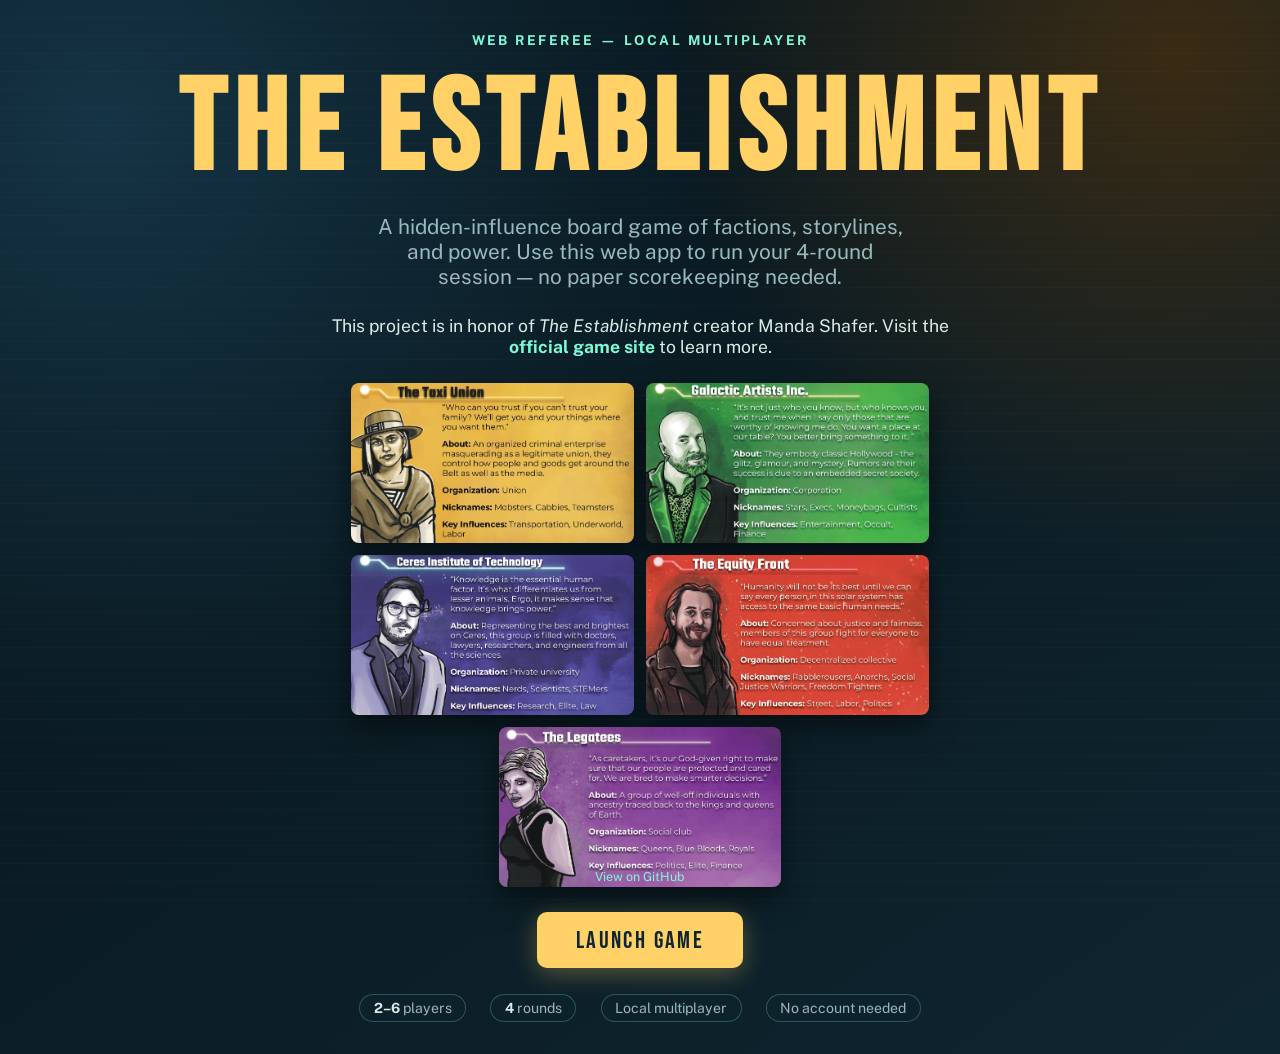
<file: index.html>
<!doctype html>
<html lang="en">
<head>
  <meta charset="UTF-8" />
  <meta name="viewport" content="width=device-width, initial-scale=1.0" />
  <title>The Establishment</title>
  <link rel="preconnect" href="https://fonts.googleapis.com">
  <link rel="preconnect" href="https://fonts.gstatic.com" crossorigin>
  <link href="https://fonts.googleapis.com/css2?family=Bebas+Neue&family=Public+Sans:wght@400;500;700;900&display=swap" rel="stylesheet">
  <style>
    :root {
      --bg-0: #07141a;
      --bg-1: #0f2530;
      --ink: #d9ece6;
      --muted: #98b9be;
      --accent: #ffd166;
      --accent-2: #7df9d6;
      --panel: rgba(14, 35, 45, 0.82);
      --border: rgba(125, 249, 214, 0.25);
    }

    * { box-sizing: border-box; margin: 0; padding: 0; }

    body {
      font-family: "Public Sans", sans-serif;
      color: var(--ink);
      background:
        radial-gradient(circle at 8% 12%, #153445 0%, transparent 42%),
        radial-gradient(circle at 92% 5%, #3a2b14 0%, transparent 33%),
        linear-gradient(145deg, var(--bg-0), var(--bg-1));
      min-height: 100vh;
    }

    .scanlines {
      position: fixed;
      inset: 0;
      pointer-events: none;
      background-image: linear-gradient(transparent 95%, rgba(255, 209, 102, 0.12) 96%);
      background-size: 100% 18px;
      opacity: 0.2;
    }

    .hero {
      display: flex;
      flex-direction: column;
      align-items: center;
      justify-content: center;
      min-height: 100vh;
      padding: 2rem 1rem;
      text-align: center;
      gap: 1.6rem;
    }

    .eyebrow {
      font-size: 0.85rem;
      letter-spacing: 0.18em;
      text-transform: uppercase;
      color: var(--accent-2);
      font-weight: 700;
    }

    h1 {
      font-family: "Bebas Neue", sans-serif;
      font-size: clamp(3.5rem, 14vw, 8rem);
      letter-spacing: 0.06em;
      color: var(--accent);
      line-height: 0.9;
    }

    .tagline {
      font-size: clamp(1rem, 3vw, 1.3rem);
      color: var(--muted);
      max-width: 540px;
    }

    .honor-note {
      max-width: 620px;
      color: var(--ink);
      font-size: clamp(0.95rem, 2.5vw, 1.1rem);
    }

    .honor-note a {
      color: var(--accent-2);
      font-weight: 700;
      text-decoration: none;
    }

    .honor-note a:hover {
      text-decoration: underline;
    }

    .card-strip {
      display: flex;
      gap: 0.75rem;
      justify-content: center;
      flex-wrap: wrap;
      max-width: 680px;
    }

    .card-strip img {
      height: 160px;
      border-radius: 8px;
      box-shadow: 0 12px 28px rgba(0, 0, 0, 0.5);
      transition: transform 0.2s;
    }

    .card-strip img:hover {
      transform: translateY(-6px) scale(1.03);
    }

    .play-btn {
      display: inline-block;
      padding: 0.85rem 2.4rem;
      background: var(--accent);
      color: #0f2530;
      font-family: "Bebas Neue", sans-serif;
      font-size: 1.5rem;
      letter-spacing: 0.1em;
      border-radius: 10px;
      text-decoration: none;
      box-shadow: 0 6px 24px rgba(255, 209, 102, 0.3);
      transition: filter 0.15s, transform 0.15s;
    }

    .play-btn:hover {
      filter: brightness(1.1);
      transform: translateY(-2px);
    }

    .details {
      display: flex;
      gap: 1.5rem;
      flex-wrap: wrap;
      justify-content: center;
    }

    .pill {
      background: var(--panel);
      border: 1px solid var(--border);
      border-radius: 999px;
      padding: 0.32rem 0.85rem;
      font-size: 0.88rem;
      color: var(--muted);
      backdrop-filter: blur(4px);
    }

    .pill strong { color: var(--ink); }

    footer {
      position: fixed;
      bottom: 1rem;
      left: 50%;
      transform: translateX(-50%);
      font-size: 0.78rem;
      color: #4a7080;
      white-space: nowrap;
    }

    footer a { color: var(--accent-2); text-decoration: none; }
    footer a:hover { text-decoration: underline; }
  </style>
</head>
<body>
  <div class="scanlines"></div>

  <main class="hero">
    <span class="eyebrow">Web Referee &mdash; Local Multiplayer</span>

    <h1>The Establishment</h1>

    <p class="tagline">
      A hidden-influence board game of factions, storylines, and power. Use this web app to run your 4-round session — no paper scorekeeping needed.
    </p>

    <p class="honor-note">
      This project is in honor of <em>The Establishment</em> creator Manda Shafer. Visit the
      <a href="https://www.theestablishmentgame.com/">official game site</a> to learn more.
    </p>

    <div class="card-strip">
      <img src="__docs__/cards/faction/faction-000_B.png" alt="Faction card" />
      <img src="__docs__/cards/faction/faction-001_B.png" alt="Faction card" />
      <img src="__docs__/cards/faction/faction-002_B.png" alt="Faction card" />
      <img src="__docs__/cards/faction/faction-003_B.png" alt="Faction card" />
      <img src="__docs__/cards/faction/faction-004_B.png" alt="Faction card" />
    </div>

    <a class="play-btn" href="webgame/">Launch Game</a>

    <div class="details">
      <span class="pill"><strong>2–6</strong> players</span>
      <span class="pill"><strong>4</strong> rounds</span>
      <span class="pill">Local multiplayer</span>
      <span class="pill">No account needed</span>
    </div>
  </main>

  <footer>
    <a href="https://github.com/ashitaka-emishi/the-establishment">View on GitHub</a>
  </footer>
</body>
</html>
</file>
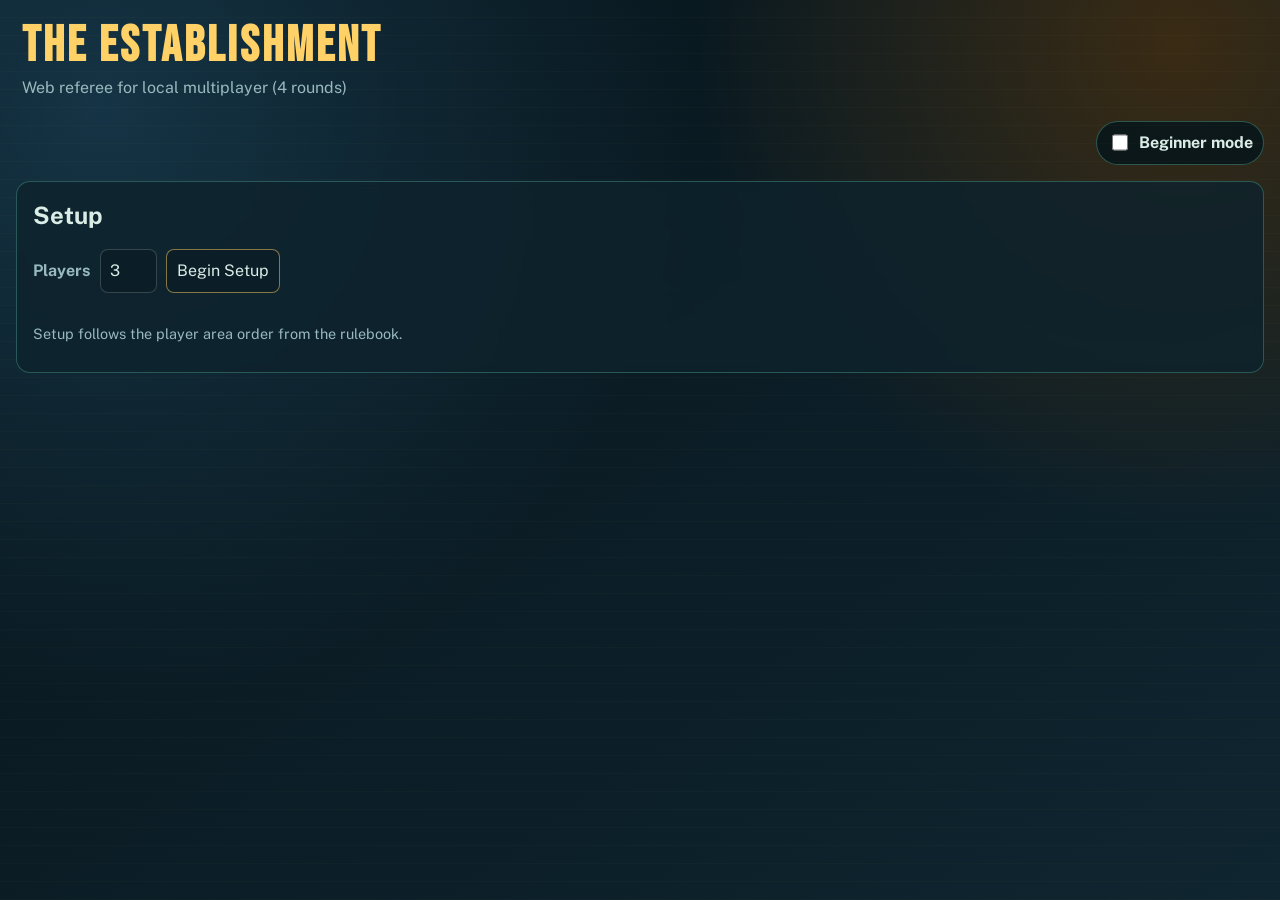
<file: webgame/index.html>
<!doctype html>
<html lang="en">
<head>
  <meta charset="UTF-8" />
  <meta name="viewport" content="width=device-width, initial-scale=1.0" />
  <title>The Establishment - Web Game</title>
  <link rel="preconnect" href="https://fonts.googleapis.com">
  <link rel="preconnect" href="https://fonts.gstatic.com" crossorigin>
  <link href="https://fonts.googleapis.com/css2?family=Bebas+Neue&family=Public+Sans:wght@400;500;700;900&display=swap" rel="stylesheet">
  <link rel="stylesheet" href="./styles.css?v=beginner-prompts-1" />
</head>
<body>
  <div class="ambient"></div>
  <header>
    <h1>The Establishment</h1>
    <p>Web referee for local multiplayer (4 rounds)</p>
  </header>

  <main id="app">
    <div class="mode-bar">
      <label class="mode-toggle">
        <input id="beginnerModeToggle" type="checkbox" />
        Beginner mode
      </label>
    </div>

    <section class="panel" id="setupPanel">
      <h2>Setup</h2>
      <div id="savePanel"></div>
      <div id="setupGuide"></div>
      <div class="row" id="setupIntro">
        <label for="playerCount">Players</label>
        <input id="playerCount" type="number" min="2" max="6" value="3" />
        <button id="buildPlayersBtn">Begin Setup</button>
      </div>
      <div id="playersContainer"></div>
      <div class="row">
        <button id="startGameBtn" class="hidden" disabled>Start Game</button>
      </div>
      <p class="hint">Setup follows the player area order from the rulebook.</p>
    </section>

    <section class="panel hidden" id="gamePanel">
      <div class="statusbar">
        <div>Round: <strong id="roundLabel">1</strong>/4</div>
        <div>Phase: <strong id="phaseLabel">Opening Discussion</strong></div>
      </div>

      <div class="actions">
        <button id="toSupportBtn">Lock Discussion and Go to Support</button>
        <button id="resolveBtn" class="hidden">Resolve Round</button>
        <button id="nextRoundBtn" class="hidden">Next Round</button>
        <button id="resetBtn">Reset</button>
      </div>

      <div id="phaseGuide"></div>
      <div id="privacyPanel" class="privacy-panel"></div>

      <h3>Storylines</h3>
      <div id="storylineBoard" class="storyline-board"></div>

      <h3 id="supportTitle" class="hidden">Support</h3>
      <div id="supportArea" class="hidden">
        <div id="turnOrder" class="turn-order"></div>
        <div id="turnPrompt" class="turn-prompt"></div>
        <div id="playControls" class="play-controls"></div>
        <div id="placedList" class="placed-list"></div>
      </div>

      <h3 id="resolutionTitle" class="hidden">Resolution</h3>
      <div id="resolutionArea" class="hidden"></div>

      <h3 id="leaderboardTitle" class="hidden">Influencer XP</h3>
      <div id="leaderboard" class="leaderboard hidden"></div>
    </section>
  </main>

  <script src="./app.js?v=beginner-prompts-1"></script>
</body>
</html>
</file>
<file: webgame/styles.css>
:root {
  --bg-0: #07141a;
  --bg-1: #0f2530;
  --ink: #d9ece6;
  --muted: #98b9be;
  --accent: #ffd166;
  --accent-2: #7df9d6;
  --panel: rgba(14, 35, 45, 0.82);
  --border: rgba(125, 249, 214, 0.25);
  --bad: #ff6f61;
  --good: #80ed99;
}

* { box-sizing: border-box; }

html {
  overflow-x: hidden;
}

body {
  margin: 0;
  font-family: "Public Sans", sans-serif;
  color: var(--ink);
  background: radial-gradient(circle at 8% 12%, #153445 0%, transparent 42%),
    radial-gradient(circle at 92% 5%, #3a2b14 0%, transparent 33%),
    linear-gradient(145deg, var(--bg-0), var(--bg-1));
  min-height: 100vh;
  overflow-x: hidden;
}

.ambient {
  position: fixed;
  inset: 0;
  pointer-events: none;
  background-image: linear-gradient(transparent 95%, rgba(255, 209, 102, 0.12) 96%);
  background-size: 100% 18px;
  opacity: 0.2;
}

header {
  padding: 1rem 1.4rem 0.5rem;
}

h1 {
  margin: 0;
  font-family: "Bebas Neue", sans-serif;
  letter-spacing: 0.06em;
  font-size: clamp(2rem, 6vw, 3.1rem);
  color: var(--accent);
}

header p {
  margin: 0.1rem 0 0;
  color: var(--muted);
}

main {
  width: min(100%, 1440px);
  margin: 0 auto;
  padding: 1rem;
  display: grid;
  gap: 1rem;
}

.mode-bar {
  display: flex;
  justify-content: flex-end;
}

.mode-toggle {
  display: inline-flex;
  align-items: center;
  gap: 0.45rem;
  min-height: 44px;
  padding: 0.38rem 0.65rem;
  border: 1px solid rgba(125, 249, 214, 0.28);
  border-radius: 999px;
  background: rgba(3, 20, 27, 0.78);
  color: var(--ink);
}

.mode-toggle input {
  min-height: 0;
  width: 1.05rem;
  height: 1.05rem;
  padding: 0;
  accent-color: var(--accent-2);
}

.panel {
  background: var(--panel);
  border: 1px solid var(--border);
  border-radius: 14px;
  padding: 1rem;
  backdrop-filter: blur(4px);
}

h2, h3 { margin-top: 0.2rem; }
.row {
  display: flex;
  align-items: center;
  gap: 0.6rem;
  flex-wrap: wrap;
  margin: 0.55rem 0;
}
.row.compact { margin: 0.3rem 0; }
label { font-weight: 700; color: var(--muted); }

input, select, button {
  font: inherit;
  border-radius: 8px;
  border: 1px solid rgba(218, 236, 230, 0.2);
  min-height: 44px;
  max-width: 100%;
  padding: 0.48rem 0.6rem;
  background: #0b1d26;
  color: var(--ink);
}

button {
  cursor: pointer;
  border-color: rgba(255, 209, 102, 0.5);
  touch-action: manipulation;
}
button:hover { filter: brightness(1.1); }

.hint {
  color: var(--muted);
  font-size: 0.9rem;
}

.guide-panel {
  display: grid;
  gap: 0.45rem;
  margin: 0.65rem 0;
  padding: 0.65rem 0.75rem;
  border: 1px solid rgba(125, 249, 214, 0.32);
  border-left: 4px solid var(--accent-2);
  border-radius: 8px;
  background: rgba(5, 25, 31, 0.84);
}

.guide-panel strong {
  color: var(--accent-2);
}

.guide-panel ul {
  margin: 0;
  padding-left: 1.1rem;
}

.guide-panel li {
  margin: 0.2rem 0;
  color: var(--ink);
}

.sr-only {
  position: absolute;
  width: 1px;
  height: 1px;
  padding: 0;
  margin: -1px;
  overflow: hidden;
  clip: rect(0, 0, 0, 0);
  white-space: nowrap;
  border: 0;
}

.hidden { display: none !important; }

.save-panel {
  display: grid;
  grid-template-columns: minmax(0, 1fr) auto;
  gap: 0.75rem;
  align-items: center;
  padding: 0.75rem;
  margin: 0.6rem 0 0.8rem;
  border: 1px solid rgba(125, 249, 214, 0.35);
  border-radius: 10px;
  background: rgba(3, 20, 27, 0.86);
}

.save-panel p {
  margin: 0.25rem 0 0;
  color: var(--muted);
}

.save-actions {
  display: flex;
  gap: 0.45rem;
  flex-wrap: wrap;
  justify-content: flex-end;
}

#playersContainer {
  display: grid;
  gap: 0.75rem;
}

.wizard-shell,
.player-card {
  border: 1px solid rgba(125, 249, 214, 0.25);
  border-radius: 10px;
  padding: 0.75rem;
  background: rgba(3, 20, 27, 0.8);
}

.setup-progress {
  color: var(--accent);
  font-weight: 900;
  margin-bottom: 0.55rem;
  text-transform: uppercase;
}

.centered {
  justify-content: center;
}

.name-lock input {
  min-width: min(100%, 260px);
}

.faction-carousel {
  display: grid;
  grid-template-columns: 44px minmax(220px, 420px) 44px;
  justify-content: center;
  align-items: center;
  gap: 0.65rem;
  margin: 0.75rem 0;
}

.icon-btn {
  width: 44px;
  aspect-ratio: 1;
  display: grid;
  place-items: center;
  padding: 0;
  font-size: 2rem;
  line-height: 1;
}

.faction-display {
  margin: 0;
  display: grid;
  gap: 0.45rem;
}

.faction-card-img {
  width: 100%;
  display: block;
  border-radius: 8px;
  box-shadow: 0 10px 25px rgba(0, 0, 0, 0.38);
}

.faction-display figcaption,
.mini-card figcaption {
  display: flex;
  justify-content: space-between;
  gap: 0.5rem;
  color: var(--muted);
  font-size: 0.86rem;
  overflow-wrap: anywhere;
}

.locked-choice {
  display: flex;
  justify-content: space-between;
  gap: 0.75rem;
  flex-wrap: wrap;
  margin-bottom: 0.7rem;
  color: var(--muted);
}

.locked-choice strong {
  color: var(--ink);
}

.player-area-layout {
  display: grid;
  grid-template-columns: minmax(120px, 0.55fr) minmax(260px, 1.7fr) minmax(96px, 0.35fr);
  gap: 0.8rem;
  align-items: start;
}

.chosen-descriptions,
.description-picker,
.hand-row,
.review-grid {
  display: grid;
  gap: 0.5rem;
}

.chosen-descriptions {
  align-self: center;
}

.description-card {
  position: relative;
  min-height: 0;
  padding: 0;
  border: 1px solid rgba(255, 209, 102, 0.32);
  border-radius: 6px;
  background: #060a1a;
  color: #fff9d8;
  font-weight: 900;
  text-align: center;
  box-shadow: 0 8px 16px rgba(0, 0, 0, 0.28);
  overflow: hidden;
  aspect-ratio: 618 / 983;
}

.description-card.selected,
.description-card.locked {
  border-color: var(--accent-2);
  box-shadow: 0 0 0 2px rgba(125, 249, 214, 0.18), 0 8px 16px rgba(0, 0, 0, 0.28);
}

.description-card.locked {
  display: block;
}

.description-card img {
  width: 100%;
  height: 100%;
  display: block;
  object-fit: cover;
}

.description-picker {
  grid-template-columns: repeat(auto-fit, minmax(135px, 1fr));
  margin-top: 0.75rem;
}

.empty-slot {
  min-height: 58px;
  border: 1px dashed rgba(218, 236, 230, 0.28);
  border-radius: 6px;
  color: var(--muted);
  display: grid;
  place-items: center;
  text-align: center;
  padding: 0.45rem;
}

.faction-zone {
  display: grid;
  gap: 0.7rem;
}

.hand-row {
  grid-template-columns: repeat(4, minmax(0, 1fr));
}

.mini-card {
  margin: 0;
}

.mini-card img {
  width: 100%;
  display: block;
  border-radius: 8px;
}

.mini-card figcaption {
  display: block;
  margin-top: 0.25rem;
  min-height: 2.5rem;
}

.reserve-pile {
  position: relative;
  align-self: center;
  width: min(100%, 112px);
  justify-self: center;
}

.reserve-pile::before,
.reserve-pile::after {
  content: "";
  position: absolute;
  inset: 0;
  border-radius: 8px;
  background: #142436;
  border: 1px solid rgba(255, 209, 102, 0.35);
  transform: translate(7px, -7px);
  z-index: 0;
}

.reserve-pile::after {
  transform: translate(14px, -14px);
  opacity: 0.65;
}

.reserve-pile img {
  position: relative;
  z-index: 1;
  width: 100%;
  display: block;
  transform: rotate(180deg);
  border-radius: 8px;
  box-shadow: 0 10px 20px rgba(0, 0, 0, 0.34);
}

.reserve-pile span {
  position: absolute;
  z-index: 2;
  right: -0.25rem;
  bottom: -0.25rem;
  width: 1.8rem;
  aspect-ratio: 1;
  display: grid;
  place-items: center;
  border-radius: 999px;
  background: var(--accent);
  color: #10212a;
  font-weight: 900;
}

.review-grid {
  grid-template-columns: repeat(auto-fit, minmax(260px, 1fr));
}

.review-player {
  display: grid;
  grid-template-columns: 128px 1fr;
  gap: 0.65rem;
  align-items: center;
  padding: 0.55rem;
  border: 1px solid rgba(125, 249, 214, 0.2);
  border-radius: 8px;
  background: rgba(5, 25, 31, 0.75);
}

.review-player img {
  width: 100%;
  border-radius: 6px;
}

.review-player div {
  display: grid;
  gap: 0.2rem;
}

.review-player span,
.review-player small {
  color: var(--muted);
}

.statusbar {
  display: flex;
  justify-content: space-between;
  flex-wrap: wrap;
  gap: 0.5rem;
  margin-bottom: 0.6rem;
}

.actions {
  display: flex;
  flex-wrap: wrap;
  gap: 0.5rem;
  margin-bottom: 0.5rem;
}

.privacy-panel {
  margin-bottom: 0.75rem;
}

.privacy-shell {
  display: grid;
  gap: 0.75rem;
  padding: 0.75rem;
  border: 1px solid rgba(125, 249, 214, 0.28);
  border-radius: 8px;
  background: rgba(3, 20, 27, 0.78);
}

.privacy-shell p,
.privacy-shell h4 {
  margin: 0.25rem 0 0;
}

.private-actions {
  display: flex;
  gap: 0.45rem;
  flex-wrap: wrap;
}

.privacy-heading {
  display: flex;
  justify-content: space-between;
  gap: 0.75rem;
  align-items: start;
  flex-wrap: wrap;
}

.private-grid {
  display: grid;
  grid-template-columns: minmax(160px, 0.7fr) minmax(260px, 1.4fr) minmax(150px, 0.55fr);
  gap: 0.75rem;
  align-items: start;
}

.private-descriptions,
.private-hand-grid {
  display: grid;
  gap: 0.5rem;
}

.private-descriptions {
  grid-template-columns: repeat(auto-fit, minmax(120px, 1fr));
}

.private-hand-grid {
  grid-template-columns: repeat(4, minmax(0, 1fr));
}

.privacy-note,
.private-turn-lock {
  padding: 0.55rem 0.65rem;
  border: 1px solid rgba(255, 209, 102, 0.28);
  border-radius: 8px;
  background: rgba(255, 209, 102, 0.08);
  color: #f3df9d;
}

.private-turn-lock {
  display: grid;
  gap: 0.2rem;
}

.private-turn-lock span {
  color: var(--muted);
}

.mini-card.is-placed {
  opacity: 0.62;
}

.mini-card.is-placed figcaption span {
  display: block;
  color: var(--accent-2);
  font-weight: 700;
}

.storyline-board {
  display: grid;
  grid-template-columns: repeat(auto-fit, minmax(210px, 1fr));
  gap: 0.7rem;
}

.story-card {
  display: grid;
  gap: 0.5rem;
  min-width: 0;
  border: 1px solid rgba(255, 209, 102, 0.35);
  border-radius: 12px;
  padding: 0.5rem;
  background: rgba(5, 25, 31, 0.75);
}

.story-card img, .faction-thumb, .influencer-thumb {
  width: 100%;
  border-radius: 8px;
  display: block;
}

.story-meta {
  font-size: 0.88rem;
  color: var(--muted);
}

.story-placement-board {
  display: grid;
  grid-template-columns: repeat(2, minmax(0, 1fr));
  gap: 0.45rem;
}

.story-placement-side {
  display: grid;
  gap: 0.35rem;
  min-width: 0;
  padding: 0.4rem;
  border: 1px solid rgba(218, 236, 230, 0.14);
  border-radius: 8px;
  background: rgba(3, 20, 27, 0.58);
}

.story-placement-side h4 {
  margin: 0;
  color: var(--accent);
  font-size: 0.82rem;
  text-transform: uppercase;
}

.story-placement-stack {
  display: grid;
  gap: 0.35rem;
}

.story-placement-card {
  display: grid;
  grid-template-columns: minmax(42px, 0.38fr) minmax(0, 1fr);
  gap: 0.35rem;
  align-items: start;
  margin: 0;
  min-width: 0;
  padding: 0.35rem;
  border: 1px solid rgba(125, 249, 214, 0.18);
  border-radius: 8px;
  background: rgba(7, 25, 31, 0.72);
}

.story-placement-card img {
  width: 100%;
  border-radius: 5px;
  display: block;
}

.story-placement-card figcaption {
  display: grid;
  gap: 0.12rem;
  min-width: 0;
  color: var(--muted);
  font-size: 0.78rem;
  line-height: 1.25;
}

.story-placement-card strong,
.story-placement-card span {
  overflow-wrap: anywhere;
}

.story-placement-card strong {
  color: var(--ink);
  font-size: 0.8rem;
}

.story-placement-card em {
  color: var(--bad);
  font-style: normal;
  font-weight: 700;
}

.story-placement-card.is-canceled {
  opacity: 0.68;
  border-color: rgba(255, 111, 97, 0.36);
}

.story-placement-card.is-illegal-kept {
  border-color: rgba(255, 209, 102, 0.46);
  box-shadow: 0 0 0 1px rgba(255, 209, 102, 0.12);
}

.story-placement-empty {
  min-height: 62px;
  display: grid;
  place-items: center;
  padding: 0.35rem;
  border: 1px dashed rgba(218, 236, 230, 0.18);
  border-radius: 8px;
  color: var(--muted);
  font-size: 0.82rem;
  text-align: center;
}

.turn-order {
  display: flex;
  gap: 0.4rem;
  flex-wrap: wrap;
}
.turn-chip {
  padding: 0.22rem 0.5rem;
  border: 1px solid rgba(125, 249, 214, 0.35);
  border-radius: 999px;
  font-size: 0.82rem;
  overflow-wrap: anywhere;
}

.turn-prompt {
  margin: 0.5rem 0;
  font-weight: 700;
}

.play-controls {
  display: grid;
  grid-template-columns: repeat(auto-fit, minmax(150px, 1fr));
  gap: 0.5rem;
  align-items: end;
}

.play-controls label {
  display: grid;
  gap: 0.3rem;
}

.placed-list {
  margin-top: 0.6rem;
  display: grid;
  gap: 0.3rem;
}

.placed-item {
  border-left: 3px solid var(--accent-2);
  padding: 0.22rem 0.55rem;
  background: rgba(7, 25, 31, 0.7);
  border-radius: 6px;
  font-size: 0.92rem;
  overflow-wrap: anywhere;
}

.ruling-panel,
.support-ruling-log {
  display: grid;
  gap: 0.45rem;
  grid-column: 1 / -1;
  padding: 0.65rem;
  border: 1px solid rgba(255, 209, 102, 0.38);
  border-radius: 8px;
  background: rgba(32, 27, 12, 0.72);
}

.ruling-panel p {
  margin: 0;
}

.ruling-actions {
  display: flex;
  flex-wrap: wrap;
  gap: 0.45rem;
}

.ruling-item,
.ruling-note {
  color: #f3df9d;
  font-size: 0.86rem;
}

.ruling-note {
  display: block;
  margin-top: 0.12rem;
  font-weight: 700;
}

.res-block {
  border: 1px solid rgba(255, 209, 102, 0.35);
  border-radius: 12px;
  padding: 0.6rem;
  margin: 0.55rem 0;
  background: rgba(8, 23, 29, 0.8);
}

.res-grid {
  display: grid;
  grid-template-columns: repeat(auto-fit, minmax(180px, 1fr));
  gap: 0.45rem;
}

.resolution-form {
  border: 1px solid rgba(125, 249, 214, 0.35);
  border-radius: 12px;
  padding: 0.75rem;
  margin: 0.55rem 0;
  background: rgba(3, 20, 27, 0.86);
  display: grid;
  gap: 0.75rem;
}

.resolution-heading {
  display: grid;
  grid-template-columns: minmax(0, 1fr) minmax(110px, 180px);
  gap: 0.75rem;
  align-items: start;
}

.resolution-heading h4,
.resolution-section h5 {
  margin: 0;
}

.resolution-heading img {
  width: 100%;
  border-radius: 8px;
}

.resolution-fields {
  display: grid;
  grid-template-columns: repeat(auto-fit, minmax(185px, 1fr));
  gap: 0.6rem;
}

.resolution-fields label {
  display: grid;
  gap: 0.3rem;
}

.resolution-section {
  display: grid;
  gap: 0.45rem;
}

.override-section {
  border: 1px solid rgba(255, 209, 102, 0.28);
  border-radius: 8px;
  padding: 0.6rem;
  background: rgba(255, 209, 102, 0.06);
}

.xp-choice-section {
  border: 1px solid rgba(128, 237, 153, 0.3);
  border-radius: 8px;
  padding: 0.6rem;
  background: rgba(128, 237, 153, 0.07);
}

.xp-choice-grid {
  display: grid;
  grid-template-columns: repeat(auto-fit, minmax(220px, 1fr));
  gap: 0.6rem;
}

.xp-choice-grid label {
  display: grid;
  gap: 0.3rem;
}

.wide-field {
  grid-column: 1 / -1;
}

.realm-checklist {
  display: grid;
  grid-template-columns: repeat(auto-fit, minmax(150px, 1fr));
  gap: 0.35rem;
}

.realm-checklist label {
  display: flex;
  align-items: center;
  gap: 0.4rem;
  min-height: 2.35rem;
  padding: 0.35rem 0.45rem;
  border: 1px solid rgba(218, 236, 230, 0.16);
  border-radius: 8px;
  background: rgba(7, 25, 31, 0.66);
  color: var(--ink);
  font-weight: 600;
}

.realm-checklist input {
  width: 1rem;
  height: 1rem;
  flex: 0 0 auto;
}

.compact-checklist {
  grid-template-columns: repeat(auto-fit, minmax(130px, 1fr));
}

.form-error {
  border: 1px solid rgba(255, 111, 97, 0.55);
  border-radius: 8px;
  padding: 0.5rem 0.65rem;
  background: rgba(255, 111, 97, 0.12);
  color: #ffd6d1;
  font-weight: 700;
}

.score-good { color: var(--good); font-weight: 700; }
.score-bad { color: var(--bad); font-weight: 700; }

.override-pill {
  display: inline-block;
  margin-top: 0.2rem;
  padding: 0.12rem 0.35rem;
  border: 1px solid rgba(255, 209, 102, 0.45);
  border-radius: 999px;
  background: rgba(255, 209, 102, 0.12);
  color: var(--accent);
  font-size: 0.82rem;
  font-weight: 700;
}

.audit-log {
  display: grid;
  gap: 0.45rem;
  margin: 0.55rem 0;
  padding: 0.65rem;
  border: 1px solid rgba(255, 209, 102, 0.35);
  border-radius: 10px;
  background: rgba(32, 27, 12, 0.72);
}

.audit-log h4 {
  margin: 0;
}

.audit-item {
  display: grid;
  gap: 0.2rem;
  padding: 0.45rem 0.5rem;
  border: 1px solid rgba(218, 236, 230, 0.14);
  border-radius: 8px;
  background: rgba(7, 25, 31, 0.54);
}

.final-summary {
  display: grid;
  gap: 0.75rem;
  margin: 0.55rem 0;
  padding: 0.75rem;
  border: 1px solid rgba(128, 237, 153, 0.36);
  border-radius: 10px;
  background: rgba(13, 38, 24, 0.66);
}

.final-summary h4 {
  margin: 0;
}

.final-storylines,
.final-standings {
  display: grid;
  grid-template-columns: repeat(auto-fit, minmax(180px, 1fr));
  gap: 0.5rem;
}

.final-storyline,
.final-standing {
  display: grid;
  gap: 0.2rem;
  padding: 0.5rem;
  border: 1px solid rgba(218, 236, 230, 0.14);
  border-radius: 8px;
  background: rgba(7, 25, 31, 0.58);
}

.final-storyline small,
.final-standing small {
  color: var(--muted);
}

.leaderboard {
  display: grid;
  gap: 0.25rem;
}
.lb-item {
  padding: 0.35rem 0.45rem;
  border: 1px solid rgba(125, 249, 214, 0.2);
  border-radius: 8px;
}

@media (max-width: 980px) {
  .private-grid {
    grid-template-columns: minmax(140px, 0.55fr) minmax(260px, 1fr);
  }

  .private-grid > :last-child {
    grid-column: 1 / -1;
  }

  .player-area-layout {
    grid-template-columns: minmax(116px, 0.45fr) minmax(260px, 1fr);
  }

  .reserve-pile {
    grid-column: 1 / -1;
    justify-self: start;
    width: min(112px, 42vw);
  }
}

@media (max-width: 780px) {
  header {
    padding: 0.85rem 1rem 0.35rem;
  }

  main {
    padding: 0.75rem;
  }

  .mode-bar {
    justify-content: stretch;
  }

  .mode-toggle {
    width: 100%;
    justify-content: center;
  }

  .panel {
    border-radius: 10px;
    padding: 0.85rem;
  }

  .statusbar,
  .privacy-heading {
    display: grid;
    grid-template-columns: 1fr;
  }

  .actions,
  .private-actions,
  .ruling-actions {
    display: grid;
    grid-template-columns: repeat(auto-fit, minmax(180px, 1fr));
  }

  .actions button,
  .private-actions button,
  .ruling-actions button {
    width: 100%;
  }

  .player-area-layout {
    grid-template-columns: 1fr;
  }

  .chosen-descriptions {
    grid-template-columns: repeat(3, minmax(0, 1fr));
  }

  .description-picker {
    grid-template-columns: repeat(auto-fit, minmax(118px, 1fr));
  }

  .reserve-pile {
    grid-column: auto;
    justify-self: start;
  }

  .resolution-heading {
    grid-template-columns: 1fr;
  }

  .private-grid {
    grid-template-columns: 1fr;
  }

  .private-grid > :last-child {
    grid-column: auto;
  }

  .resolution-heading img {
    max-width: 220px;
  }

  .play-controls,
  .resolution-fields,
  .xp-choice-grid {
    grid-template-columns: repeat(auto-fit, minmax(210px, 1fr));
  }
}

@media (max-width: 640px) {
  h1 {
    font-size: 2rem;
  }

  h2, h3 {
    line-height: 1.15;
  }

  .save-panel {
    grid-template-columns: 1fr;
  }

  .save-actions {
    justify-content: stretch;
  }

  .save-actions button {
    flex: 1 1 130px;
  }

  .faction-carousel {
    grid-template-columns: 38px minmax(0, 1fr) 38px;
    gap: 0.4rem;
  }

  .icon-btn {
    width: 38px;
    font-size: 1.65rem;
  }

  .hand-row,
  .chosen-descriptions,
  .private-hand-grid {
    grid-template-columns: repeat(2, minmax(0, 1fr));
  }

  .storyline-board {
    grid-template-columns: 1fr;
  }

  .story-placement-board {
    grid-template-columns: 1fr;
  }

  .play-controls,
  .resolution-fields,
  .xp-choice-grid,
  .realm-checklist,
  .compact-checklist {
    grid-template-columns: 1fr;
  }

  .resolution-form,
  .res-block,
  .privacy-shell,
  .wizard-shell,
  .player-card {
    padding: 0.65rem;
  }

  .resolution-heading img {
    max-width: 180px;
  }

  .review-player {
    grid-template-columns: 1fr;
  }
}

@media (max-width: 420px) {
  header {
    padding-inline: 0.75rem;
  }

  main {
    padding: 0.55rem;
  }

  .panel {
    padding: 0.7rem;
    border-radius: 8px;
  }

  .row {
    align-items: stretch;
  }

  .row > input,
  .row > select,
  .row > button,
  .name-lock input,
  #buildPlayersBtn,
  #startGameBtn {
    width: 100%;
  }

  .chosen-descriptions,
  .description-picker,
  .private-descriptions,
  .hand-row,
  .private-hand-grid {
    grid-template-columns: repeat(2, minmax(0, 1fr));
  }

  .description-picker {
    gap: 0.42rem;
  }

  .story-placement-card {
    grid-template-columns: minmax(50px, 0.32fr) minmax(0, 1fr);
  }

  .turn-chip {
    flex: 1 1 100%;
  }
}
</file>
